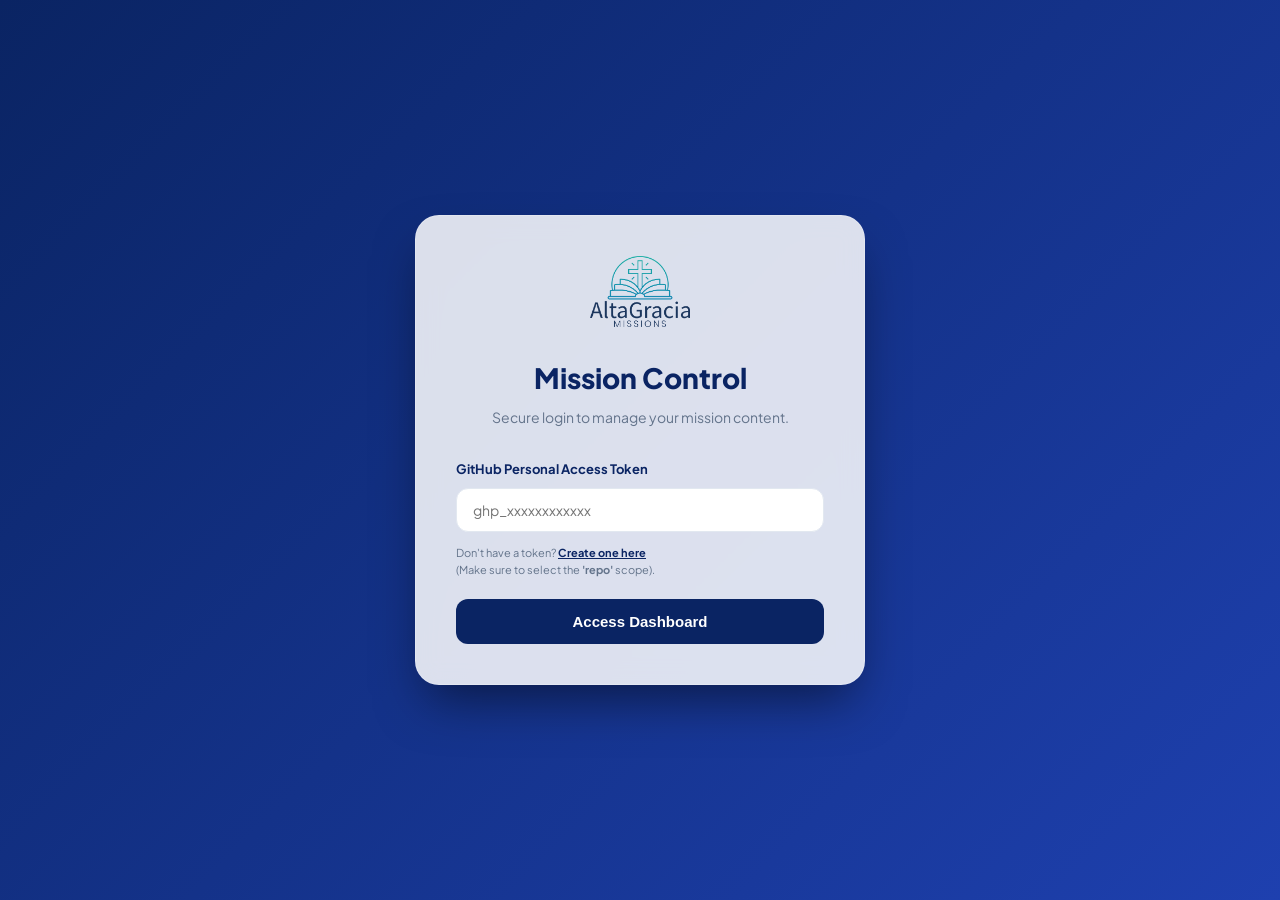
<file: admin/index.html>
<!DOCTYPE html>
<html lang="en">
<head>
  <meta charset="UTF-8">
  <meta name="viewport" content="width=device-width, initial-scale=1.0">
  <title>Mission Control | Alta Gracia Missions</title>
  <link rel="preconnect" href="https://fonts.googleapis.com">
  <link rel="preconnect" href="https://fonts.gstatic.com" crossorigin>
  <link href="https://fonts.googleapis.com/css2?family=Plus+Jakarta+Sans:wght@400;500;600;700;800&display=swap" rel="stylesheet">
  <link rel="icon" type="image/png" href="../images/logo.png">
  <style>
    :root {
      --primary: #0a2463;
      --primary-light: #1e3a8a;
      --accent: #fbbf24;
      --bg: #f8fafc;
      --text: #1e293b;
      --text-light: #64748b;
      --glass: rgba(255, 255, 255, 0.85);
      --border: rgba(226, 232, 240, 0.8);
      --shadow: 0 10px 15px -3px rgba(0, 0, 0, 0.1), 0 4px 6px -2px rgba(0, 0, 0, 0.05);
    }

    * { margin: 0; padding: 0; box-sizing: border-box; }

    body {
      font-family: 'Plus Jakarta Sans', sans-serif;
      background: var(--bg);
      color: var(--text);
      overflow-x: hidden;
      line-height: 1.5;
    }

    /* ---- AUTH SCREEN ---- */
    .auth-container {
      min-height: 100vh;
      display: flex;
      align-items: center;
      justify-content: center;
      background: linear-gradient(135deg, #0a2463 0%, #1e40af 100%);
      padding: 20px;
    }

    .auth-card {
      background: var(--glass);
      backdrop-filter: blur(12px);
      padding: 40px;
      border-radius: 24px;
      width: 100%;
      max-width: 450px;
      box-shadow: 0 25px 50px -12px rgba(0, 0, 0, 0.5);
      border: 1px solid rgba(255, 255, 255, 0.2);
      text-align: center;
    }

    .auth-logo { width: 100px; margin-bottom: 24px; }
    .auth-card h1 { font-size: 28px; margin-bottom: 8px; color: var(--primary); font-weight: 800; }
    .auth-card p { color: var(--text-light); font-size: 14px; margin-bottom: 32px; }

    .form-group { text-align: left; margin-bottom: 20px; }
    .form-group label { display: block; font-size: 13px; font-weight: 700; margin-bottom: 8px; color: var(--primary); }

    input[type="password"], input[type="text"], textarea, select {
      width: 100%; padding: 12px 16px; border-radius: 12px; border: 1px solid #e2e8f0;
      background: white; font-family: inherit; font-size: 14px; transition: all 0.2s;
    }

    input:focus, textarea:focus { outline: none; border-color: var(--primary); box-shadow: 0 0 0 4px rgba(10, 36, 99, 0.1); }

    .btn {
      width: 100%; padding: 14px; border-radius: 12px; border: none;
      background: var(--primary); color: white; font-weight: 700; font-size: 15px;
      cursor: pointer; transition: all 0.2s;
    }

    .btn:hover { background: var(--primary-light); transform: translateY(-1px); }

    /* ---- DASHBOARD ---- */
    .app-container { display: flex; min-height: 100vh; display: none; }
    .sidebar {
      width: 280px; background: white; border-right: 1px solid var(--border);
      display: flex; flex-direction: column; padding: 32px 20px; position: fixed; height: 100vh;
    }

    .sidebar-logo { display: flex; align-items: center; gap: 12px; margin-bottom: 40px; padding: 0 12px; }
    .sidebar-logo img { width: 32px; }
    .sidebar-logo span { font-weight: 800; font-size: 18px; color: var(--primary); }

    .nav-item {
      display: flex; align-items: center; gap: 12px; padding: 14px 16px; border-radius: 12px;
      color: var(--text-light); text-decoration: none; font-weight: 600; font-size: 14px;
      margin-bottom: 8px; transition: all 0.2s; cursor: pointer;
    }

    .nav-item:hover { background: #f1f5f9; color: var(--primary); }
    .nav-item.active { background: #eff6ff; color: var(--primary); }
    .nav-item svg { width: 20px; height: 20px; opacity: 0.7; }
    .nav-item.active svg { opacity: 1; }

    .sidebar-footer { margin-top: auto; padding: 20px 12px 0; border-top: 1px solid #f1f5f9; }
    .logout-btn { color: #ef4444; font-size: 13px; font-weight: 700; cursor: pointer; display: flex; align-items: center; gap: 8px; }

    .main-content { flex: 1; margin-left: 280px; padding: 60px; max-width: 1200px; }
    .page-header { display: flex; justify-content: space-between; align-items: center; margin-bottom: 48px; }
    .page-header h2 { font-size: 32px; font-weight: 800; color: var(--primary); }

    .content-grid { display: grid; grid-template-columns: repeat(auto-fill, minmax(320px, 1fr)); gap: 24px; }
    .content-card {
      background: white; border-radius: 24px; padding: 28px; border: 1px solid var(--border);
      transition: all 0.3s cubic-bezier(0.4, 0, 0.2, 1); cursor: pointer;
    }

    .content-card:hover { transform: translateY(-6px); box-shadow: var(--shadow); border-color: var(--primary); }
    .card-tag { font-size: 10px; font-weight: 800; text-transform: uppercase; color: var(--primary-light); background: #eff6ff; padding: 4px 12px; border-radius: 20px; margin-bottom: 16px; display: inline-block; }
    .card-title { font-weight: 800; font-size: 20px; margin-bottom: 10px; color: var(--primary); line-height: 1.3; }
    .card-date { font-size: 13px; color: var(--text-light); font-weight: 500; }

    .add-btn {
      background: var(--primary); color: white; border: none; padding: 12px 24px;
      border-radius: 14px; font-weight: 700; display: flex; align-items: center; gap: 8px; cursor: pointer;
    }

    /* ---- EDITOR MODAL ---- */
    .editor-modal {
      position: fixed; top: 0; left: 0; width: 100%; height: 100%;
      background: rgba(15, 23, 42, 0.9); backdrop-filter: blur(10px);
      display: none; align-items: center; justify-content: center; z-index: 1000; padding: 40px;
    }

    .editor-modal.open { display: flex; }
    .editor-card {
      background: white; width: 100%; max-width: 1100px; height: 90vh; border-radius: 32px;
      display: flex; flex-direction: column; overflow: hidden;
    }

    .editor-header { padding: 32px 40px; border-bottom: 1px solid #f1f5f9; display: flex; justify-content: space-between; align-items: center; }
    .editor-header h3 { font-size: 24px; font-weight: 800; color: var(--primary); }

    .editor-body { flex: 1; overflow-y: auto; padding: 40px; display: grid; grid-template-columns: 1fr 1fr; gap: 32px; }
    .editor-footer { padding: 32px 40px; border-top: 1px solid #f1f5f9; display: flex; justify-content: flex-end; gap: 16px; }
    .btn-secondary { background: #f1f5f9; color: var(--text); border: none; padding: 12px 28px; border-radius: 14px; font-weight: 700; cursor: pointer; }

    #toast {
      position: fixed; bottom: 32px; left: 50%; transform: translateX(-50%);
      background: #0f172a; color: white; padding: 14px 28px; border-radius: 16px;
      font-weight: 600; font-size: 14px; box-shadow: 0 20px 25px -5px rgba(0, 0, 0, 0.2);
      display: none; z-index: 2000;
    }

    .loading-overlay {
      position: fixed; top: 0; left: 0; width: 100%; height: 100%;
      background: rgba(255,255,255,0.9); display: none; align-items: center; justify-content: center; z-index: 3000;
    }

    .spinner {
      width: 48px; height: 48px; border: 5px solid #f3f3f3;
      border-top: 5px solid var(--primary); border-radius: 50%; animation: spin 1s linear infinite;
    }

    @keyframes spin { 0% { transform: rotate(0deg); } 100% { transform: rotate(360deg); } }
  </style>
</head>
<body>

  <!-- AUTH SCREEN -->
  <div id="authScreen" class="auth-container">
    <div class="auth-card">
      <img src="../images/logo.png" alt="Alta Gracia Missions" class="auth-logo">
      <h1>Mission Control</h1>
      <p>Secure login to manage your mission content.</p>
      
      <div class="form-group">
        <label for="githubToken">GitHub Personal Access Token</label>
        <input type="password" id="githubToken" placeholder="ghp_xxxxxxxxxxxx">
        <div style="font-size: 11px; color: #64748b; margin-top: 12px; line-height: 1.6;">
          Don't have a token? <a href="https://github.com/settings/tokens/new?scopes=repo&description=Alta%20Gracia%20CMS" target="_blank" style="color: #0a2463; font-weight: 700; text-decoration: underline;">Create one here</a><br>
          (Make sure to select the <strong>'repo'</strong> scope).
        </div>
      </div>
      
      <button id="loginBtn" class="btn">Access Dashboard</button>
    </div>
  </div>

  <!-- APP CONTAINER -->
  <div id="appContainer" class="app-container">
    <aside class="sidebar">
      <div class="sidebar-logo">
        <img src="../images/logo.png" alt="">
        <span>AG Missions</span>
      </div>
      
      <nav>
        <div class="nav-item active" data-section="blogPosts">
          <svg width="20" height="20" viewBox="0 0 24 24" fill="none" stroke="currentColor" stroke-width="2.5"><path d="M4 19.5A2.5 2.5 0 0 1 6.5 17H20"></path><path d="M6.5 2H20v20H6.5A2.5 2.5 0 0 1 4 19.5v-15A2.5 2.5 0 0 1 6.5 2z"></path></svg>
          Blog Posts
        </div>
        <div class="nav-item" data-section="eventPosts">
          <svg width="20" height="20" viewBox="0 0 24 24" fill="none" stroke="currentColor" stroke-width="2.5"><rect x="3" y="4" width="18" height="18" rx="2" ry="2"></rect><line x1="16" y1="2" x2="16" y2="6"></line><line x1="8" y1="2" x2="8" y2="6"></line><line x1="3" y1="10" x2="21" y2="10"></line></svg>
          Events
        </div>
      </nav>
      
      <div class="sidebar-footer">
        <div id="logoutBtn" class="logout-btn">
          <svg width="16" height="16" viewBox="0 0 24 24" fill="none" stroke="currentColor" stroke-width="2.5"><path d="M9 21H5a2 2 0 0 1-2-2V5a2 2 0 0 1 2-2h4"></path><polyline points="16 17 21 12 16 7"></polyline><line x1="21" y1="12" x2="9" y2="12"></line></svg>
          Sign Out
        </div>
      </div>
    </aside>

    <main class="main-content">
      <header class="page-header">
        <div>
          <h2 id="sectionTitle">Blog Posts</h2>
          <p id="sectionDesc" style="color: var(--text-light); font-size: 15px; font-weight: 500;">Manage updates from the mission field.</p>
        </div>
        <button id="addBtn" class="add-btn">
          <svg width="16" height="16" viewBox="0 0 24 24" fill="none" stroke="currentColor" stroke-width="3.5"><line x1="12" y1="5" x2="12" y2="19"></line><line x1="5" y1="12" x2="19" y2="12"></line></svg>
          Create New
        </button>
      </header>

      <div id="contentGrid" class="content-grid"></div>
    </main>
  </div>

  <!-- EDITOR MODAL -->
  <div id="editorModal" class="editor-modal">
    <div class="editor-card">
      <header class="editor-header">
        <h3 id="editorTitle">Edit Post</h3>
        <span id="editorStatus" style="font-size: 13px; font-weight: 700; color: var(--primary-light);"></span>
      </header>
      
      <div id="editorFields" class="editor-body"></div>
      
      <footer class="editor-footer">
        <button id="cancelBtn" class="btn-secondary">Cancel</button>
        <button id="saveBtn" class="btn" style="width: auto; padding: 12px 40px;">Save to GitHub</button>
      </footer>
    </div>
  </div>

  <div id="loadingOverlay" class="loading-overlay">
    <div class="spinner"></div>
  </div>

  <div id="toast"></div>

  <script>
    console.log("Mission Control: Initializing...");

    // Alta Gracia Mission Control — Logic
    const CONFIG = {
      owner: 'Leodekit',
      repo: 'alta-gracia-missions',
      branch: 'main',
      sections: {
        blogPosts: {
          folder: 'content/blog',
          label: 'Blog Posts',
          desc: 'Manage updates from the mission field.',
          fields: [
            { name: 'title', label: 'Title', type: 'text' },
            { name: 'date', label: 'Publish Date', type: 'datetime-local' },
            { name: 'tag', label: 'Category', type: 'select', options: ['Mission Update', 'Events', 'Impact Report', 'Story'] },
            { name: 'image', label: 'Image URL (from /images/...)', type: 'text' },
            { name: 'imageAlt', label: 'Image Alt Text', type: 'text' },
            { name: 'readTime', label: 'Read Time', type: 'text' },
            { name: 'description', label: 'Short Description', type: 'textarea' },
            { name: 'body', label: 'Main Content (Markdown)', type: 'markdown' }
          ]
        },
        eventPosts: {
          folder: 'content/events',
          label: 'Events',
          desc: 'Manage upcoming mission events.',
          fields: [
            { name: 'title', label: 'Event Name', type: 'text' },
            { name: 'eventDate', label: 'Event Date', type: 'datetime-local' },
            { name: 'location', label: 'Location', type: 'text' },
            { name: 'image', label: 'Image URL', type: 'text' },
            { name: 'description', label: 'Description (Markdown)', type: 'markdown' }
          ]
        }
      }
    };

    let GITHUB_TOKEN = localStorage.getItem('ag_missions_token');
    let currentSection = 'blogPosts';
    let currentFileSha = null;
    let currentFilePath = null;

    // ---- AUTH ----
    function checkAuth() {
      console.log("Checking Auth State...");
      if (GITHUB_TOKEN) {
        console.log("Token found, showing dashboard.");
        document.getElementById('authScreen').style.display = 'none';
        document.getElementById('appContainer').style.display = 'flex';
        loadSection(currentSection);
      } else {
        console.log("No token found, showing login screen.");
        document.getElementById('authScreen').style.display = 'flex';
        document.getElementById('appContainer').style.display = 'none';
      }
    }

    document.getElementById('loginBtn').addEventListener('click', () => {
      console.log("Access Dashboard clicked.");
      const token = document.getElementById('githubToken').value.trim();
      if (!token) return showToast('Please enter a valid token.');
      
      GITHUB_TOKEN = token;
      localStorage.setItem('ag_missions_token', token);
      checkAuth();
    });

    document.getElementById('logoutBtn').addEventListener('click', () => {
      GITHUB_TOKEN = null;
      localStorage.removeItem('ag_missions_token');
      checkAuth();
    });

    // ---- DATA FETCHING ----
    async function ghFetch(path, options = {}) {
      const url = `https://api.github.com/repos/${CONFIG.owner}/${CONFIG.repo}/${path}`;
      const response = await fetch(url, {
        ...options,
        headers: {
          'Authorization': `token ${GITHUB_TOKEN}`,
          'Accept': 'application/vnd.github.v3+json',
          ...options.headers
        }
      });
      
      if (response.status === 401) {
        showToast('Session expired or invalid token.');
        localStorage.removeItem('ag_missions_token');
        window.location.reload();
      }
      
      return response;
    }

    async function loadSection(sectionId) {
      currentSection = sectionId;
      const section = CONFIG.sections[sectionId];
      
      document.getElementById('sectionTitle').textContent = section.label;
      document.getElementById('sectionDesc').textContent = section.desc;
      document.querySelectorAll('.nav-item').forEach(el => {
        el.classList.toggle('active', el.dataset.section === sectionId);
      });
      
      showLoading(true);
      const grid = document.getElementById('contentGrid');
      grid.innerHTML = '';
      
      try {
        const res = await ghFetch(`contents/${section.folder}`);
        if (!res.ok) throw new Error('Folder not found');
        
        const files = await res.json();
        const jsonFiles = files.filter(f => f.name.endsWith('.json'));
        
        if (jsonFiles.length === 0) {
          grid.innerHTML = '<div style="grid-column: 1/-1; text-align: center; color: var(--text-light); padding: 40px;">No content found. Create your first post!</div>';
        }
        
        for (const file of jsonFiles) {
          const card = document.createElement('div');
          card.className = 'content-card';
          card.innerHTML = `
            <div class="card-tag">${section.label.slice(0, -1)}</div>
            <div class="card-title">${file.name.replace('.json', '').split('-').slice(3).join(' ') || file.name}</div>
            <div class="card-date">${file.name.slice(0, 10)}</div>
          `;
          card.onclick = () => openEditor(file.path, file.sha);
          grid.appendChild(card);
        }
      } catch (err) {
        console.error(err);
        grid.innerHTML = '<div style="grid-column: 1/-1; text-align: center; color: #ef4444; padding: 40px;">Error loading content. Check your token and permissions.</div>';
      } finally {
        showLoading(false);
      }
    }

    async function openEditor(path = null, sha = null) {
      currentFilePath = path;
      currentFileSha = sha;
      const section = CONFIG.sections[currentSection];
      const fieldsContainer = document.getElementById('editorFields');
      fieldsContainer.innerHTML = '';
      
      document.getElementById('editorTitle').textContent = path ? `Edit ${section.label.slice(0, -1)}` : `New ${section.label.slice(0, -1)}`;
      document.getElementById('editorModal').classList.add('open');
      
      let data = {};
      if (path) {
        showLoading(true);
        try {
          const res = await ghFetch(`contents/${path}`);
          const fileData = await res.json();
          data = JSON.parse(atob(fileData.content));
        } catch (err) {
          showToast('Error loading file data.');
        } finally {
          showLoading(false);
        }
      }
      
      section.fields.forEach(field => {
        const group = document.createElement('div');
        group.className = 'form-group';
        if (field.type === 'markdown' || field.type === 'textarea') group.style.gridColumn = '1 / -1';
        
        let inputHtml = '';
        const val = data[field.name] || '';
        
        if (field.type === 'select') {
          inputHtml = `<select id="field_${field.name}">${field.options.map(o => `<option value="${o}" ${o === val ? 'selected' : ''}>${o}</option>`).join('')}</select>`;
        } else if (field.type === 'textarea' || field.type === 'markdown') {
          inputHtml = `<textarea id="field_${field.name}" rows="8">${val}</textarea>`;
        } else if (field.type === 'datetime-local') {
          const d = val ? new Date(val) : new Date();
          const dateStr = d.toISOString().slice(0, 16);
          inputHtml = `<input type="datetime-local" id="field_${field.name}" value="${dateStr}">`;
        } else {
          inputHtml = `<input type="${field.type}" id="field_${field.name}" value="${val}">`;
        }
        
        group.innerHTML = `<label>${field.label}</label>${inputHtml}`;
        fieldsContainer.appendChild(group);
      });
    }

    async function saveContent() {
      const section = CONFIG.sections[currentSection];
      const data = {};
      section.fields.forEach(f => {
        data[f.name] = document.getElementById(`field_${f.name}`).value;
      });
      
      if (!currentFilePath) {
        const date = new Date(data.date || new Date());
        const dateStr = date.toISOString().slice(0, 10);
        const slug = data.title.toLowerCase().replace(/[^a-z0-9]/g, '-').replace(/-+/g, '-').replace(/^-|-$/g, '');
        currentFilePath = `${section.folder}/${dateStr}-${slug}.json`;
      }
      
      showLoading(true);
      try {
        const res = await ghFetch(`contents/${currentFilePath}`, {
          method: 'PUT',
          body: JSON.stringify({
            message: `Update ${currentFilePath} via Mission Control`,
            content: btoa(unescape(encodeURIComponent(JSON.stringify(data, null, 2)))),
            sha: currentFileSha,
            branch: CONFIG.branch
          })
        });
        
        if (res.ok) {
          showToast('Successfully saved to GitHub!');
          closeEditor();
          loadSection(currentSection);
        } else {
          const err = await res.json();
          showToast(`Error: ${err.message}`);
        }
      } catch (err) {
        showToast('Failed to connect to GitHub.');
      } finally {
        showLoading(false);
      }
    }

    function showToast(msg) {
      const t = document.getElementById('toast');
      t.textContent = msg;
      t.style.display = 'block';
      setTimeout(() => { t.style.display = 'none'; }, 3000);
    }

    function showLoading(show) {
      document.getElementById('loadingOverlay').style.display = show ? 'flex' : 'none';
    }

    function closeEditor() {
      document.getElementById('editorModal').classList.remove('open');
      currentFilePath = null;
      currentFileSha = null;
    }

    document.querySelectorAll('.nav-item').forEach(el => {
      el.addEventListener('click', () => loadSection(el.dataset.section));
    });

    document.getElementById('addBtn').addEventListener('click', () => openEditor());
    document.getElementById('cancelBtn').addEventListener('click', closeEditor);
    document.getElementById('saveBtn').addEventListener('click', saveContent);

    window.addEventListener('keydown', e => {
      if (e.key === 'Escape') closeEditor();
    });

    // Start
    checkAuth();
  </script>
</body>
</html>
</file>
